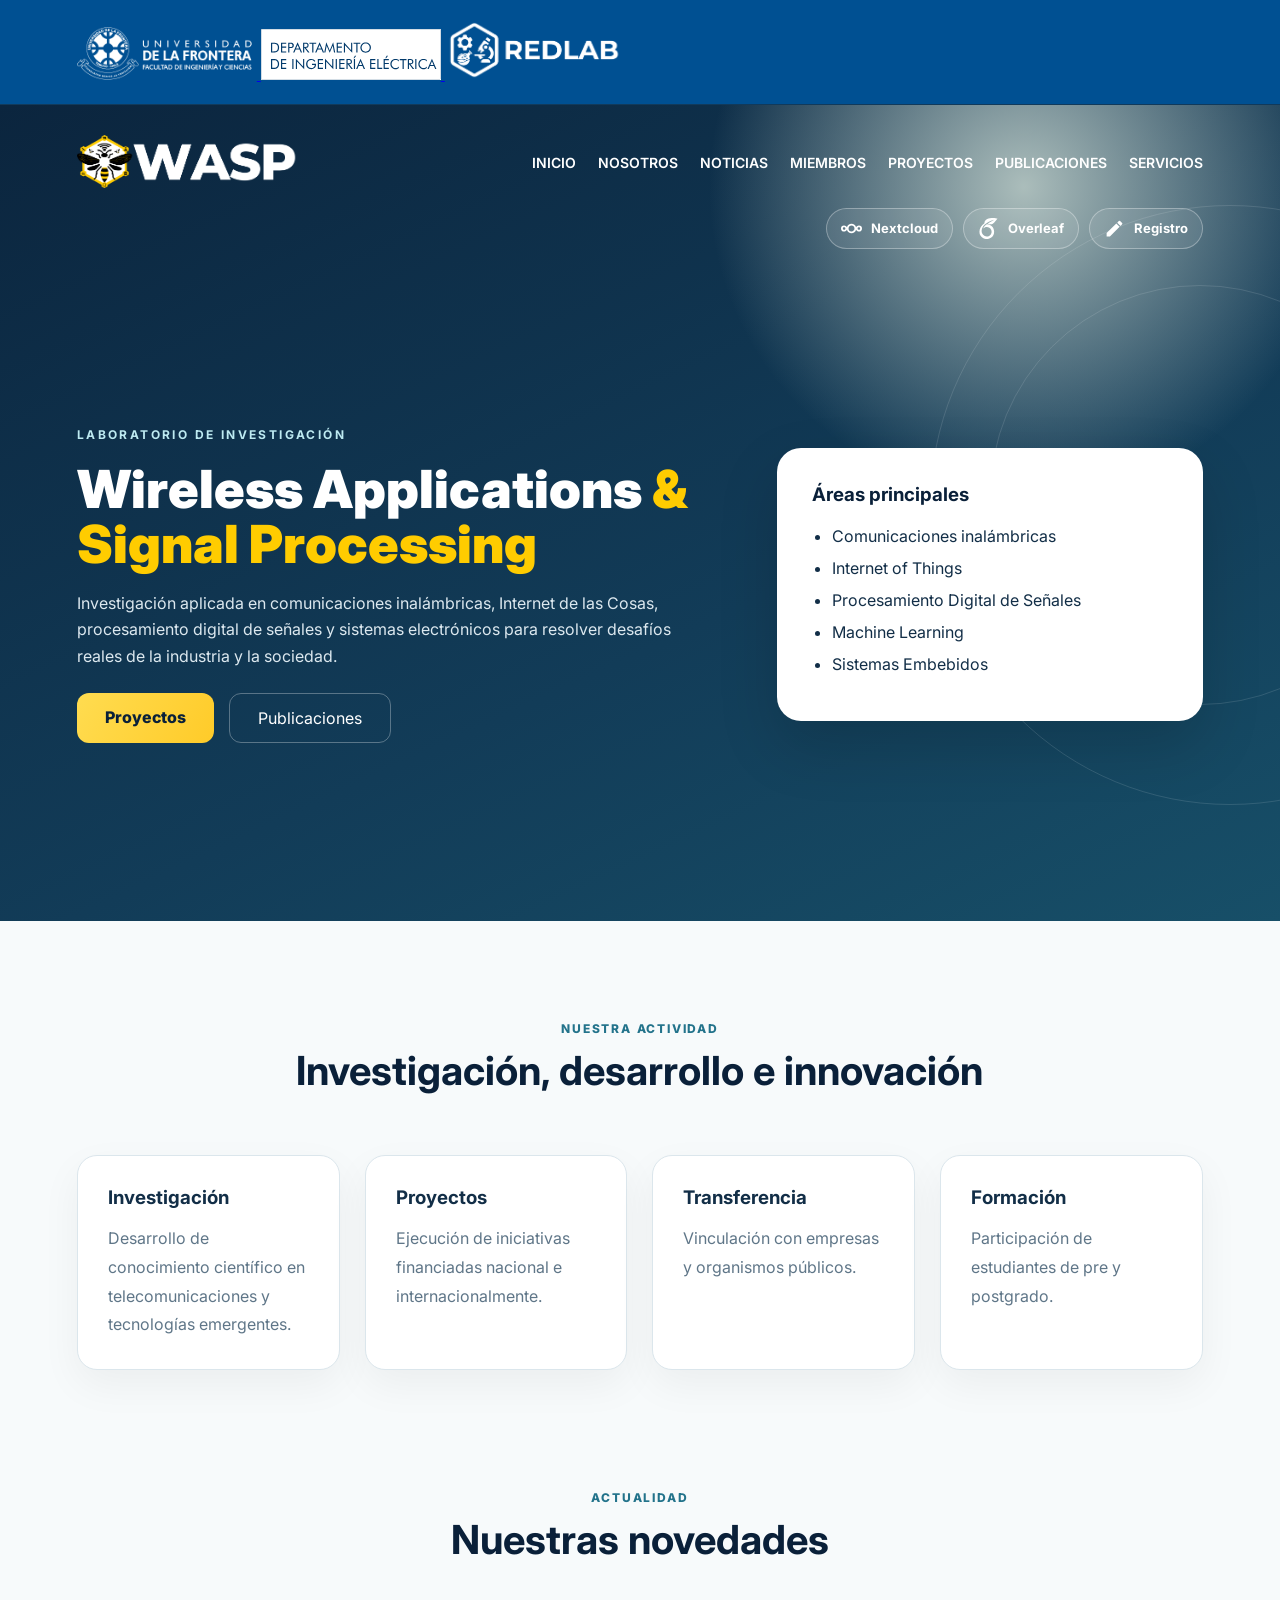
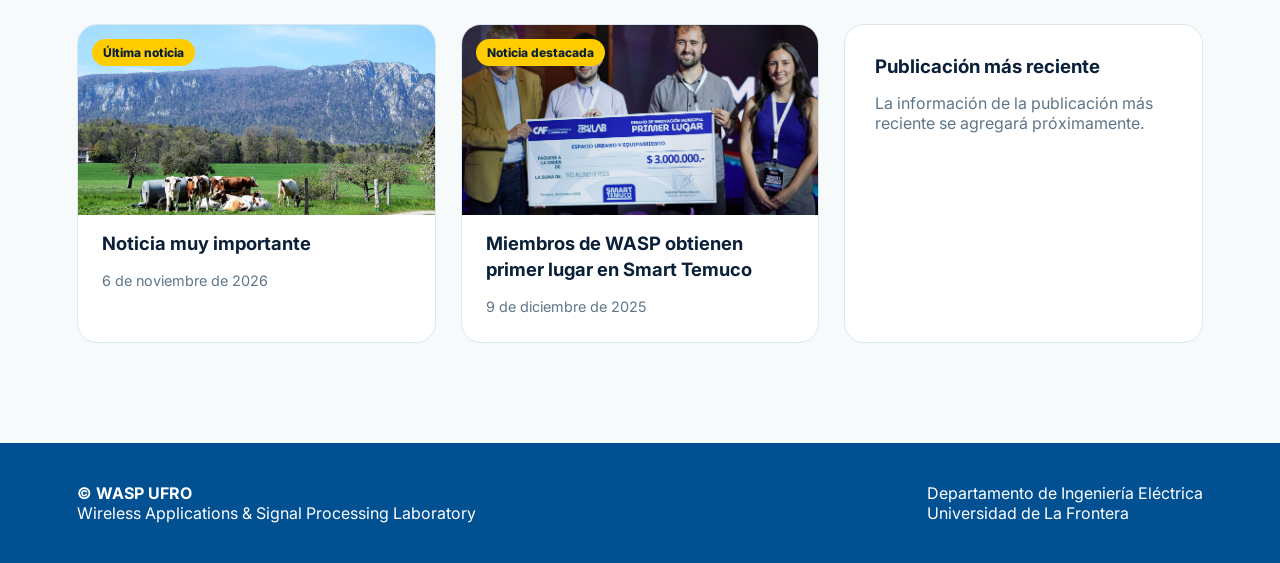
<file: index.html>
<!DOCTYPE html>
<html lang="es-CL">
<head>
    <meta charset="UTF-8">
    <meta name="viewport" content="width=device-width, initial-scale=1.0">

    <title>Inicio | WASP</title>

    <link rel="shortcut icon" type="image/png" href="img/wasp_logo.png">
    <link rel="stylesheet" href="style.css">

    <link rel="preconnect" href="https://fonts.googleapis.com">
    <link rel="preconnect" href="https://fonts.gstatic.com" crossorigin>

    <link href="https://fonts.googleapis.com/css2?family=Inter:wght@300;400;500;600;700;800;900&display=swap" rel="stylesheet">

    <link rel="stylesheet"
          href="https://cdnjs.cloudflare.com/ajax/libs/font-awesome/4.7.0/css/font-awesome.min.css">
</head>

<body>

<header class="topbar">
    <a href="https://fica.ufro.cl">
        <img src="img/Logo-FACI-UFRO.webp" alt="FACI UFRO">
    </a>
    <a href="https://inele.ufro.cl">
        <img src="img/inele.svg" alt="INELE UFRO">
    </a>
    <a href="https://https://redlab.ufro.cl/">
        <img src="img/redlab_logo_white.png" alt="REDLAB UFRO">
    </a>
</header>

<section class="hero home-hero">

    <div class="hero-bg-circle"></div>
    <div class="hero-bg-circle second"></div>

    <nav>

        <a href="index.html">
            <img src="img/wasp_logoHorizontal.png" alt="WASP">
        </a>

        <div class="nav-links" id="navLinks">

            <i class="fa fa-times" onclick="hideMenu()"></i>

            <ul>
                <li><a href="index.html">INICIO</a></li>
                <li><a href="">NOSOTROS</a></li>
                <li><a href="noticias.html">NOTICIAS</a></li>
                <li><a href="miembros.html">MIEMBROS</a></li>
                <li><a href="">PROYECTOS</a></li>
                <li><a href="">PUBLICACIONES</a></li>
                <li><a href="">SERVICIOS</a></li>
            </ul>

            <div class="mobile-service-links" aria-label="Servicios del laboratorio">
                <a href="https://data.wasp.ufro.cl/cloud/login" target="_blank" rel="noopener noreferrer" aria-label="Acceder a Nextcloud">
                    <svg viewBox="0 0 24 24" aria-hidden="true"><path d="M12.018 6.537c-2.5 0-4.6 1.712-5.241 4.015-.56-1.232-1.793-2.105-3.225-2.105A3.569 3.569 0 0 0 0 12a3.569 3.569 0 0 0 3.552 3.553c1.432 0 2.664-.874 3.224-2.106.641 2.304 2.742 4.016 5.242 4.016 2.487 0 4.576-1.693 5.231-3.977.569 1.21 1.783 2.067 3.198 2.067A3.568 3.568 0 0 0 24 12a3.569 3.569 0 0 0-3.553-3.553c-1.416 0-2.63.858-3.199 2.067-.654-2.284-2.743-3.978-5.23-3.977zm0 2.085c1.878 0 3.378 1.5 3.378 3.378 0 1.878-1.5 3.378-3.378 3.378A3.362 3.362 0 0 1 8.641 12c0-1.878 1.5-3.378 3.377-3.378zm-8.466 1.91c.822 0 1.467.645 1.467 1.468s-.644 1.467-1.467 1.468A1.452 1.452 0 0 1 2.085 12c0-.823.644-1.467 1.467-1.467zm16.895 0c.823 0 1.468.645 1.468 1.468s-.645 1.467-1.468 1.468A1.452 1.452 0 0 1 18.98 12c0-.823.644-1.467 1.467-1.467z"/></svg>
                    <span>Nextcloud</span>
                </a>
                <a href="https://wasp.ufro.cl/overleaf" target="_blank" rel="noopener noreferrer" aria-label="Acceder a Overleaf">
                    <svg viewBox="0 0 24 24" aria-hidden="true"><path d="M22.3515.7484C19.1109-.5101 7.365-.982 7.3452 6.0266c-3.4272 2.194-5.6967 5.768-5.6967 9.598a8.373 8.373 0 0 0 13.1225 6.898 8.373 8.373 0 0 0-1.7668-14.7194c-.6062-.2339-1.9234-.6481-2.9753-.559-1.5007.9544-3.3308 2.9155-4.1949 4.8693 2.5894-3.082 7.5046-2.425 9.1937 1.2287 1.6892 3.6538-.9944 7.8237-5.0198 7.7998a5.4995 5.4995 0 0 1-4.1949-1.9328c-1.485-1.7483-1.8678-3.6444-1.5615-5.4975 1.057-6.4947 8.759-10.1894 14.486-11.6094-1.8677.989-5.2373 2.6134-7.5948 4.3837C18.015 9.1382 19.1308 3.345 22.3515.7484z"/></svg>
                    <span>Overleaf</span>
                </a>
                <a href="https://data.wasp.ufro.cl/registro/" target="_blank" rel="noopener noreferrer" aria-label="Acceder a Registro">
                    <svg viewBox="0 0 24 24" aria-hidden="true"><path d="M3 17.25V21h3.75L17.81 9.94l-3.75-3.75L3 17.25zm17.71-10.04a1 1 0 0 0 0-1.41l-2.34-2.34a1 1 0 0 0-1.41 0l-1.83 1.83 3.75 3.75 1.83-1.83z"/></svg>
                    <span>Registro</span>
                </a>
            </div>

        </div>

        <i class="fa fa-bars" onclick="showMenu()"></i>

    </nav>

    <div class="service-shortcuts" aria-label="Servicios del laboratorio">
        <a class="service-shortcut" href="https://data.wasp.ufro.cl/cloud/login" target="_blank" rel="noopener noreferrer">
            <svg viewBox="0 0 24 24" aria-hidden="true"><path d="M12.018 6.537c-2.5 0-4.6 1.712-5.241 4.015-.56-1.232-1.793-2.105-3.225-2.105A3.569 3.569 0 0 0 0 12a3.569 3.569 0 0 0 3.552 3.553c1.432 0 2.664-.874 3.224-2.106.641 2.304 2.742 4.016 5.242 4.016 2.487 0 4.576-1.693 5.231-3.977.569 1.21 1.783 2.067 3.198 2.067A3.568 3.568 0 0 0 24 12a3.569 3.569 0 0 0-3.553-3.553c-1.416 0-2.63.858-3.199 2.067-.654-2.284-2.743-3.978-5.23-3.977zm0 2.085c1.878 0 3.378 1.5 3.378 3.378 0 1.878-1.5 3.378-3.378 3.378A3.362 3.362 0 0 1 8.641 12c0-1.878 1.5-3.378 3.377-3.378zm-8.466 1.91c.822 0 1.467.645 1.467 1.468s-.644 1.467-1.467 1.468A1.452 1.452 0 0 1 2.085 12c0-.823.644-1.467 1.467-1.467zm16.895 0c.823 0 1.468.645 1.468 1.468s-.645 1.467-1.468 1.468A1.452 1.452 0 0 1 18.98 12c0-.823.644-1.467 1.467-1.467z"/></svg>
            <span>Nextcloud</span>
        </a>
        <a class="service-shortcut" href="https://wasp.ufro.cl/overleaf" target="_blank" rel="noopener noreferrer">
            <svg viewBox="0 0 24 24" aria-hidden="true"><path d="M22.3515.7484C19.1109-.5101 7.365-.982 7.3452 6.0266c-3.4272 2.194-5.6967 5.768-5.6967 9.598a8.373 8.373 0 0 0 13.1225 6.898 8.373 8.373 0 0 0-1.7668-14.7194c-.6062-.2339-1.9234-.6481-2.9753-.559-1.5007.9544-3.3308 2.9155-4.1949 4.8693 2.5894-3.082 7.5046-2.425 9.1937 1.2287 1.6892 3.6538-.9944 7.8237-5.0198 7.7998a5.4995 5.4995 0 0 1-4.1949-1.9328c-1.485-1.7483-1.8678-3.6444-1.5615-5.4975 1.057-6.4947 8.759-10.1894 14.486-11.6094-1.8677.989-5.2373 2.6134-7.5948 4.3837C18.015 9.1382 19.1308 3.345 22.3515.7484z"/></svg>
            <span>Overleaf</span>
        </a>
        <a class="service-shortcut" href="https://data.wasp.ufro.cl/registro/" target="_blank" rel="noopener noreferrer">
            <svg viewBox="0 0 24 24" aria-hidden="true"><path d="M3 17.25V21h3.75L17.81 9.94l-3.75-3.75L3 17.25zm17.71-10.04a1 1 0 0 0 0-1.41l-2.34-2.34a1 1 0 0 0-1.41 0l-1.83 1.83 3.75 3.75 1.83-1.83z"/></svg>
            <span>Registro</span>
        </a>
    </div>

    <div class="hero-content">

        <div class="hero-left">

            <p class="eyebrow">
                LABORATORIO DE INVESTIGACIÓN
            </p>

            <h1>
                Wireless Applications
                <span>& Signal Processing</span>
            </h1>

            <p class="hero-description">
                Investigación aplicada en comunicaciones inalámbricas,
                Internet de las Cosas, procesamiento digital de señales y sistemas electrónicos para
                resolver desafíos reales de la industria y la sociedad.
            </p>

            <div class="hero-buttons">
                <a href="" class="btn-primary">Proyectos</a>
                <a href="" class="btn-secondary">Publicaciones</a>
            </div>

        </div>

        <div class="hero-right">

            <div class="hero-card">

                <h3>Áreas principales</h3>

                <ul>
                    <li>Comunicaciones inalámbricas</li>
                    <li>Internet of Things</li>
                    <li>Procesamiento Digital de Señales</li>
                    <li>Machine Learning</li>
                    <li>Sistemas Embebidos</li>
                </ul>

            </div>

        </div>

    </div>

</section>


<section class="features">

    <div class="section-title">
        <p>NUESTRA ACTIVIDAD</p>
        <h2>Investigación, desarrollo e innovación</h2>
    </div>

    <div class="cards">

        <div class="card">
            <h3>Investigación</h3>
            <p>
                Desarrollo de conocimiento científico en telecomunicaciones
                y tecnologías emergentes.
            </p>
        </div>

        <div class="card">
            <h3>Proyectos</h3>
            <p>
                Ejecución de iniciativas financiadas nacional e
                internacionalmente.
            </p>
        </div>

        <div class="card">
            <h3>Transferencia</h3>
            <p>
                Vinculación con empresas y organismos públicos.
            </p>
        </div>

        <div class="card">
            <h3>Formación</h3>
            <p>
                Participación de estudiantes de pre y postgrado.
            </p>
        </div>

    </div>

</section>


<section class="news">

    <div class="section-title">
        <p>ACTUALIDAD</p>
        <h2>Nuestras novedades</h2>
    </div>

    <div class="news-grid">

        <article class="news-card news-card--dynamic" id="latestNewsCard">
            <div class="news-card-visual" id="latestNewsVisual">
                <span class="news-badge">Última noticia</span>
            </div>
            <div class="news-card-content" id="latestNewsContent">
                <p class="news-card-status">Cargando noticias...</p>
            </div>
        </article>

        <article class="news-card news-card--dynamic" id="featuredNewsCard">
            <div class="news-card-visual" id="featuredNewsVisual">
                <span class="news-badge">Noticia destacada</span>
            </div>
            <div class="news-card-content" id="featuredNewsContent">
                <p class="news-card-status">Cargando noticias...</p>
            </div>
        </article>

        <article class="news-card news-card--publication">
            <h3>Publicación más reciente</h3>
            <p>La información de la publicación más reciente se agregará próximamente.</p>
        </article>

    </div>

</section>


<footer class="footer">

    <div>
        <strong>© WASP UFRO</strong><br>
        Wireless Applications & Signal Processing Laboratory
    </div>

    <div>
        Departamento de Ingeniería Eléctrica<br>
        Universidad de La Frontera
    </div>

</footer>


<script>

    var navLinks = document.getElementById("navLinks");

    function showMenu(){
        navLinks.style.right = "0";
    }

    function hideMenu(){
        navLinks.style.right = "-280px";
    }

</script>

<script>
    const homeNewsStatus = "No fue posible cargar esta noticia.";

    function parseHomeNews(markdown, filename) {
        const lines = markdown.split(/\r?\n/);
        if (lines[0] !== "---") {
            throw new Error(filename + " no tiene encabezado YAML.");
        }

        const endOfMetadata = lines.indexOf("---", 1);
        if (endOfMetadata === -1) {
            throw new Error(filename + " tiene un encabezado incompleto.");
        }

        const metadata = {};
        for (const line of lines.slice(1, endOfMetadata)) {
            const match = line.match(/^([a-z]+):\s*(.*)$/i);
            if (match) {
                metadata[match[1]] = match[2].replace(/^["']|["']$/g, "").trim();
            }
        }

        const parsedDate = new Date(metadata.fecha + "T12:00:00Z");
        if (!metadata.titulo ||
            !/^\d{4}-\d{2}-\d{2}$/.test(metadata.fecha || "") ||
            Number.isNaN(parsedDate.getTime()) ||
            parsedDate.toISOString().slice(0, 10) !== metadata.fecha) {
            throw new Error(filename + " debe incluir titulo y fecha válida (AAAA-MM-DD).");
        }

        return {
            filename: filename,
            title: metadata.titulo,
            date: metadata.fecha,
            image: metadata.imagen || "",
            featured: /^true$/i.test(metadata.destacada || "")
        };
    }

    function getHomeNewsImageUrl(imagePath) {
        const normalizedPath = imagePath.replace(/\\/g, "/");
        if (!normalizedPath ||
            normalizedPath.startsWith("/") ||
            /^[a-z][a-z\d+.-]*:/i.test(normalizedPath) ||
            normalizedPath.split("/").includes("..") ||
            /[?#]/.test(normalizedPath) ||
            !/\.(png|jpe?g|webp|gif|svg)$/i.test(normalizedPath)) {
            return "";
        }
        return "noticias/" + normalizedPath.split("/").map(encodeURIComponent).join("/");
    }

    function renderHomeNews(item, visualId, contentId, label) {
        const visual = document.getElementById(visualId);
        const content = document.getElementById(contentId);
        visual.replaceChildren();
        visual.classList.remove("has-image");

        if (item.image) {
            const imageUrl = getHomeNewsImageUrl(item.image);
            if (imageUrl) {
                visual.classList.add("has-image");
                const imageLink = document.createElement("a");
                imageLink.className = "news-card-image-link";
                imageLink.href = "noticias.html?noticia=" + encodeURIComponent(item.filename);

                const image = document.createElement("img");
                image.className = "news-card-image";
                image.src = imageUrl;
                image.alt = item.title;
                image.loading = "lazy";
                image.addEventListener("error", function () {
                    imageLink.remove();
                }, { once: true });
                imageLink.append(image);
                visual.append(imageLink);
            }
        }

        const badge = document.createElement("span");
        badge.className = "news-badge";
        badge.textContent = label;
        visual.append(badge);

        content.replaceChildren();
        const heading = document.createElement("h3");
        const titleLink = document.createElement("a");
        titleLink.href = "noticias.html?noticia=" + encodeURIComponent(item.filename);
        titleLink.textContent = item.title;
        heading.append(titleLink);

        const date = document.createElement("time");
        date.className = "news-card-date";
        date.dateTime = item.date;
        date.textContent = new Intl.DateTimeFormat("es-CL", {
            day: "numeric",
            month: "long",
            year: "numeric",
            timeZone: "UTC"
        }).format(new Date(item.date + "T12:00:00Z"));

        content.append(heading, date);
    }

    async function loadHomeNews() {
        try {
            const indexResponse = await fetch("noticias/index.json");
            if (!indexResponse.ok) {
                throw new Error("No se pudo cargar noticias/index.json.");
            }
            const filenames = await indexResponse.json();
            if (!Array.isArray(filenames) || filenames.some(function (filename) {
                return typeof filename !== "string" || !/^[\w-]+\.md$/.test(filename);
            })) {
                throw new Error("El índice de noticias no tiene un formato válido.");
            }

            const items = await Promise.all(filenames.map(async function (filename) {
                const response = await fetch("noticias/" + encodeURIComponent(filename));
                if (!response.ok) {
                    throw new Error("No se pudo cargar " + filename + ".");
                }
                return parseHomeNews(await response.text(), filename);
            }));
            items.sort(function (a, b) {
                return b.date.localeCompare(a.date) || b.filename.localeCompare(a.filename);
            });

            if (items.length === 0) {
                throw new Error("Todavía no hay noticias publicadas.");
            }

            const latest = items[0];
            renderHomeNews(latest, "latestNewsVisual", "latestNewsContent", "Última noticia");

            const latestOtherFeatured = items.find(function (item) {
                return item.featured && item.filename !== latest.filename;
            });
            const featuredContent = document.getElementById("featuredNewsContent");
            if (latestOtherFeatured) {
                renderHomeNews(
                    latestOtherFeatured,
                    "featuredNewsVisual",
                    "featuredNewsContent",
                    "Noticia destacada"
                );
            } else {
                featuredContent.replaceChildren();
                const message = document.createElement("p");
                message.className = "news-card-status";
                message.textContent = "Aún no hay otra noticia destacada.";
                featuredContent.append(message);
            }
        } catch (error) {
            document.getElementById("latestNewsContent").textContent =
                homeNewsStatus + " " + error.message;
            document.getElementById("featuredNewsContent").textContent =
                homeNewsStatus + " " + error.message;
        }
    }

    loadHomeNews();
</script>

</body>
</html>
</file>
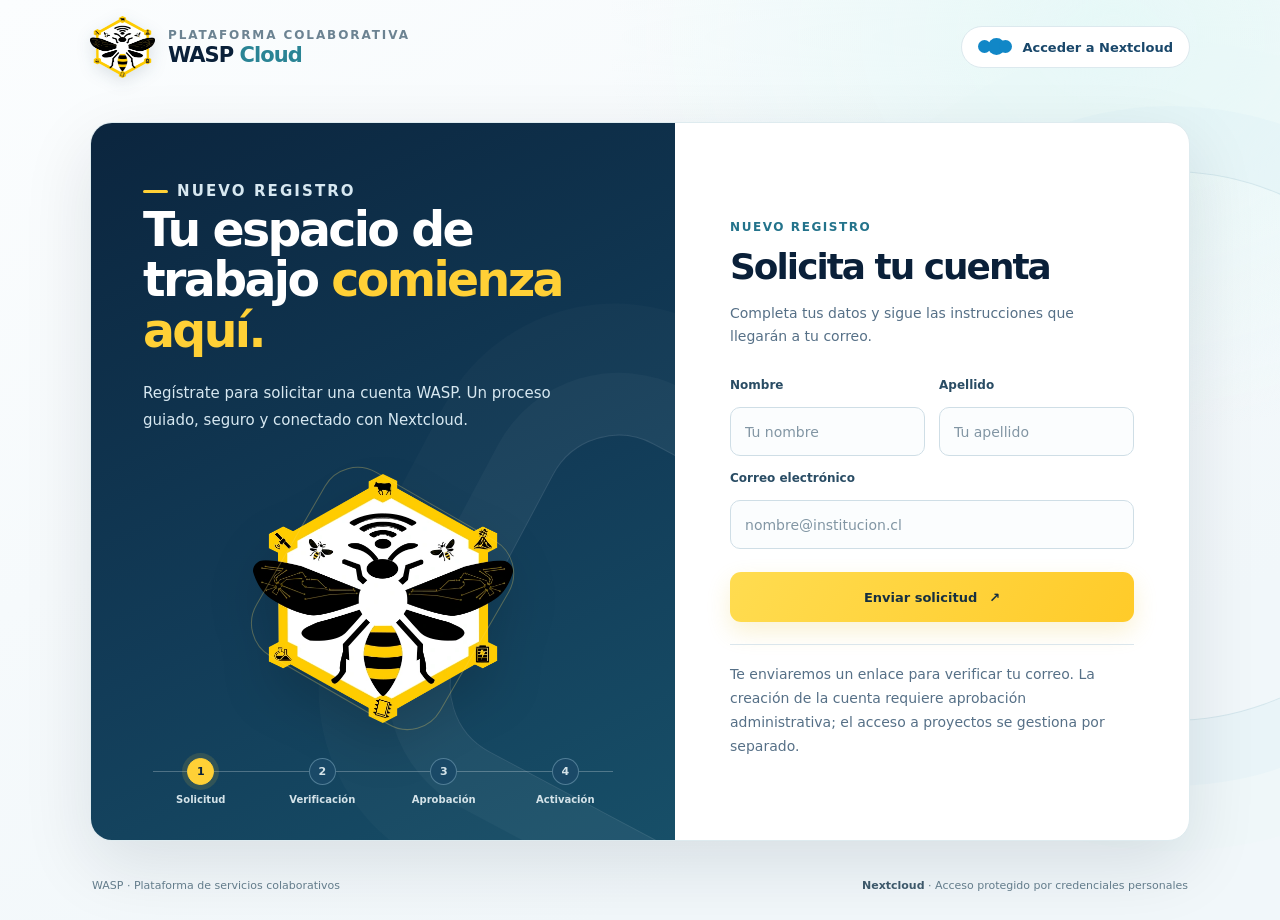
<file: registro.html>
<!doctype html>
<html lang="es">
    <head>
        <meta charset="utf-8">
        <meta name="viewport" content="width=device-width,initial-scale=1">
        <meta name="color-scheme" content="light">
        <meta name="wasp-visual" content="wasp-ui-pro-v2">
        <meta name="referrer" content="strict-origin">
        <title>Solicitud de acceso | WASP</title>
        <style>
            /* Copyright (c) 2026 Eduardo Norambuena. All rights reserved. */
            /* WASP | Contemporary institutional interface, WCAG-aware, responsive. */
            :root {
                --night: #0a2039;
                --navy: #113a5b;
                --ink: #122e47;
                --muted: #567087;
                --gold: #ffd036;
                --gold-d: #edb900;
                --ice: #eaf7fb;
                --white: #fff;
                --line: #dbe6ec;
                --green: #167854;
                --red: #a53b44;
                --surface: #f7fafb;
                --radius: 22px;
                --elev: 0 24px 70px rgba(8,27,46,.11);
                font-family: Inter,ui-sans-serif,system-ui,-apple-system,BlinkMacSystemFont,"Segoe UI",sans-serif;
                color-scheme: light
            }

            *,*::before,*::after {
                box-sizing: border-box
            }

            html {
                scroll-behavior: smooth
            }

            body {
                margin: 0;
                color: var(--ink);
                background: var(--surface);
                min-height: 100vh
            }

            a {
                color: inherit
            }

            button,input {
                font: inherit
            }

            button {
                cursor: pointer
            }

            ::selection {
                background: #fadd6b;
                color: var(--night)
            }

            .site {
                min-height: 100vh;
                position: relative;
                overflow: hidden;
                background: radial-gradient(ellipse at 87% 4%,#e6f8f7 0,transparent 32%),linear-gradient(153deg,#fbfdfe 0%,#f1f7fa 78%)
            }

            .site::before {
                content: "";
                pointer-events: none;
                position: absolute;
                width: 43vw;
                height: 43vw;
                right: -13vw;
                top: 19vh;
                border: 1px solid #b8d5df80;
                border-radius: 50%;
                box-shadow: 0 0 0 65px #d4ecf344,0 0 0 130px #e4f2f433;
                transform: rotate(-20deg)
            }

            .container {
                max-width: 1160px;
                margin: auto;
                padding: 0 30px;
                position: relative;
                z-index: 1
            }

            .header {
                min-height: 94px;
                display: flex;
                align-items: center;
                justify-content: space-between;
                gap: 18px
            }

            .identity {
                display: flex;
                align-items: center;
                gap: 13px;
                text-decoration: none;
                min-width: 0
            }

            .identity__logo {
                width: 65px;
                height: 65px;
                object-fit: contain;
                filter: drop-shadow(0 5px 8px #122e4720)
            }

            .identity__text {
                display: flex;
                flex-direction: column;
                gap: 1px
            }

            .identity__eyebrow {
                font-size: 12px;
                font-weight: 700;
                letter-spacing: .16em;
                text-transform: uppercase;
                color: #6c8392
            }

            .identity__name {
                font-size: 21px;
                font-weight: 900;
                color: var(--night);
                letter-spacing: -.045em
            }

            .header__tools {
                display: flex;
                align-items: center;
                gap: 14px
            }

            .header__link {
                display: inline-flex;
                align-items: center;
                gap: 10px;
                text-decoration: none;
                font-weight: 750;
                font-size: 13px;
                color: #19476a;
                background: #fff;
                border: 1px solid #dce9ee;
                border-radius: 100px;
                padding: 10px 16px;
                transition: transform .24s ease,box-shadow .24s ease,border-color .24s ease
            }

            .header__link:hover {
                transform: translateY(-2px);
                box-shadow: 0 7px 24px #123a5b12;
                border-color: #93bccb
            }

            .cloud-mark {
                display: flex;
                align-items: center;
                justify-content: center;
                position: relative;
                width: 34px;
                height: 20px;
                flex: none
            }

            .cloud-mark span {
                position: absolute;
                display: block;
                background: #1187c7;
                border-radius: 100%;
                width: 13px;
                height: 13px;
                top: 3px
            }

            .cloud-mark span:nth-child(1) {
                left: 0
            }

            .cloud-mark span:nth-child(2) {
                left: 10px;
                width: 17px;
                height: 17px;
                top: 1px
            }

            .cloud-mark span:nth-child(3) {
                right: 0
            }

            .main {
                display: grid;
                grid-template-columns: minmax(0,1fr) minmax(380px,.88fr);
                min-height: min(680px,calc(100vh - 172px));
                align-items: stretch;
                gap: 0;
                margin: 28px 0 38px;
                border-radius: var(--radius);
                box-shadow: var(--elev);
                background: white;
                border: 1px solid #deebef;
                overflow: hidden
            }

            .story {
                background: linear-gradient(155deg,#0b253e,#123c58 58%,#174f68);
                color: #fff;
                padding: 55px 52px 35px;
                position: relative;
                overflow: hidden;
                isolation: isolate
            }

            .story::before {
                content: "";
                position: absolute;
                width: 350px;
                height: 350px;
                border: 1px solid #ffffff20;
                right: -160px;
                bottom: 20px;
                transform: rotate(28deg);
                border-radius: 75px;
                box-shadow: 0 0 0 62px #ffffff08,0 0 0 128px #ffffff05;
                z-index: -1
            }

            .story__upper {
                position: relative;
                z-index: 1
            }

            .eyebrow {
                display: inline-flex;
                gap: 9px;
                align-items: center;
                font-size: 11px;
                letter-spacing: .14em;
                text-transform: uppercase;
                font-weight: 800;
                color: #b5e6eb;
                margin: 0 0 27px
            }

            .eyebrow::before {
                content: "";
                display: inline-block;
                width: 25px;
                height: 3px;
                background: var(--gold);
                border-radius: 5px
            }

            .story h1 {
                font-weight: 850;
                font-size: clamp(35px,3.7vw,53px);
                line-height: 1.065;
                letter-spacing: -.055em;
                margin: 0 0 24px;
                max-width: 13ch
            }

            .story h1 em {
                font-style: normal;
                color: var(--gold)
            }

            .story p {
                font-size: 15px;
                line-height: 1.8;
                max-width: 48ch;
                color: #d7e8f1;
                margin: 0
            }

            .bee-art {
                position: relative;
                margin: 34px auto 16px;
                width: min(260px,65%);
                aspect-ratio: 1;
                display: flex;
                justify-content: center;
                align-items: center;
                filter: drop-shadow(0 24px 25px #00000024)
            }

            .bee-art::before {
                content: "";
                position: absolute;
                inset: 9%;
                border: 1px solid #f5d3634d;
                transform: rotate(30deg);
                border-radius: 38px;
                animation: halo 10s ease-in-out infinite
            }

            .bee-art img {
                width: 100%;
                height: 100%;
                object-fit: contain;
                transition: transform .8s cubic-bezier(.2,.7,.2,1)
            }

            .bee-art:hover img {
                transform: scale(1.055) rotate(-2deg)
            }

            .steps {
                margin-top: 30px;
                display: grid;
                grid-template-columns: repeat(4,1fr);
                gap: 6px;
                position: relative
            }

            .steps::before {
                content: "";
                position: absolute;
                top: 13px;
                left: 10px;
                right: 10px;
                height: 1px;
                background: #ffffff40
            }

            .step {
                position: relative;
                z-index: 1;
                display: flex;
                flex-direction: column;
                align-items: center;
                text-align: center;
                gap: 9px;
                font-size: 10px;
                color: #d4e3e9;
                font-weight: 600
            }

            .step i {
                font-style: normal;
                font-size: 11px;
                display: flex;
                align-items: center;
                justify-content: center;
                width: 27px;
                height: 27px;
                border-radius: 50%;
                background: #1a4967;
                border: 1px solid #a0cbdb66;
                transition: transform .3s ease
            }

            .step.is-current i {
                background: var(--gold);
                color: var(--night);
                border-color: var(--gold);
                box-shadow: 0 0 0 5px #ffd03620
            }

            .step:hover i {
                transform: translateY(-3px)
            }

            .form-side {
                padding: 61px 55px 46px;
                display: flex;
                flex-direction: column;
                justify-content: center;
                min-width: 0
            }

            .section-tag {
                font-size: 12px;
                text-transform: uppercase;
                letter-spacing: .13em;
                color: #23738b;
                font-weight: 850;
                margin-bottom: 13px
            }

            .form-side h2 {
                font-size: clamp(29px,2.8vw,36px);
                letter-spacing: -.055em;
                line-height: 1.13;
                color: var(--night);
                margin: 0 0 14px;
                font-weight: 850
            }

            .lead {
                margin: 0 0 29px;
                font-size: 14px;
                line-height: 1.7;
                color: var(--muted)
            }

            .entry-form {
                display: flex;
                flex-direction: column;
                gap: 17px
            }

            .field {
                display: flex;
                flex-direction: column;
                gap: 8px;
                min-width: 0
            }

            .field label,.form-side form label {
                display: block;
                font-size: 12px;
                font-weight: 800;
                color: #294c64;
                margin-bottom: 7px
            }

            .field input,.form-side form input[type=text],.form-side form input[type=email],.form-side form input[type=password] {
                display: block;
                background: #fbfdfe;
                border: 1.5px solid #cfdee6;
                color: #17394f;
                min-height: 49px;
                padding: 11px 14px;
                width: 100%;
                border-radius: 10px;
                outline: none;
                font-size: 14px;
                box-shadow: 0 0 0 0 transparent;
                transition: box-shadow .18s ease,border-color .18s ease,background .18s ease
            }

            .field input:hover,.form-side form input:hover {
                border-color: #aac4d1
            }

            .field input:focus,.form-side form input:focus {
                background: #fff;
                border-color: #1a91a6;
                box-shadow: 0 0 0 4px #2bafc326
            }

            .field input::placeholder,.form-side form input::placeholder {
                color: #8296a4
            }

            .inline-pair {
                display: grid;
                grid-template-columns: 1fr 1fr;
                gap: 14px
            }

            .cta,.form-side form button[type=submit] {
                display: inline-flex;
                align-items: center;
                justify-content: center;
                gap: 12px;
                margin-top: 5px;
                background: linear-gradient(120deg,#ffdc50,#ffcb29);
                color: #162f40;
                border: 0;
                border-radius: 11px;
                min-height: 50px;
                padding: 12px 18px;
                font-size: 13px;
                font-weight: 850;
                text-decoration: none;
                box-shadow: 0 10px 23px #e8bd2933;
                transition: transform .25s ease,box-shadow .25s ease,filter .25s ease
            }

            .cta:hover,.form-side form button[type=submit]:hover {
                transform: translateY(-3px);
                box-shadow: 0 17px 27px #d4a81e3d;
                filter: saturate(1.06)
            }

            .cta:active,.form-side form button[type=submit]:active {
                transform: translateY(0)
            }

            .cta:focus-visible,.header__link:focus-visible {
                outline: 3px solid #158ca0;
                outline-offset: 3px
            }

            .link-text {
                font-size: 13px;
                font-weight: 700;
                color: #12718f;
                text-underline-offset: 3px
            }

            .link-text:hover {
                color: #164766
            }

            .note {
                font-size: 11.5px;
                line-height: 1.65;
                color: #6b8192;
                margin: 17px 0 0
            }

            .note--line {
                border-top: 1px solid var(--line);
                padding-top: 18px
            }

            .notice {
                padding: 13px 14px;
                border-radius: 11px;
                background: #e6f7f0;
                border: 1px solid #b2e3d0;
                color: #215a44;
                font-size: 13px;
                line-height: 1.5;
                margin-bottom: 18px;
                animation: enter .5s both
            }

            .notice--error {
                background: #fff0f1;
                color: #8f2839;
                border-color: #f5ccd1
            }

            .notice--neutral {
                background: #eef7fa;
                color: #235267;
                border-color: #ccdee5
            }

            .form-side form {
                display: flex;
                flex-direction: column;
                gap: 15px
            }

            .form-side form>label {
                margin: 0 0 -7px
            }

            .form-side form input[type=hidden] {
                display: none
            }

            .form-side form button[type=submit] {
                width: 100%;
                margin-top: 8px
            }

            .form-side form+p {
                margin-top: 22px
            }

            .form-side p {
                font-size: 14px;
                color: var(--muted);
                line-height: 1.7
            }

            .form-side p strong {
                color: var(--night)
            }

            .form-side a:not(.cta) {
                color: #12718f;
                font-weight: 750;
                text-underline-offset: 3px
            }

            .form-side form+small {
                display: block;
                margin-top: 10px
            }

            .verify-symbol {
                display: inline-flex;
                align-items: center;
                justify-content: center;
                width: 72px;
                height: 72px;
                border-radius: 22px;
                background: #e1f7f3;
                color: #177b66;
                font-weight: 900;
                font-size: 31px;
                box-shadow: inset 0 0 0 1px #b4e5d7;
                margin-bottom: 22px
            }

            .verify-symbol--bad {
                background: #fff2e7;
                color: #b45c38;
                box-shadow: inset 0 0 0 1px #f0d9c8
            }

            .service-foot {
                display: flex;
                align-items: center;
                justify-content: space-between;
                gap: 20px;
                padding: 0 2px 28px;
                color: #637c8b;
                font-size: 11px
            }

            .service-foot b {
                color: #3d586a;
                font-weight: 800
            }

            .motion {
                animation: enter .65s cubic-bezier(.15,.82,.2,1) both
            }

            .motion-delay {
                animation-delay: .13s
            }

            @keyframes enter {
                from {
                    opacity: 0;
                    transform: translateY(16px)
                }

                to {
                    opacity: 1;
                    transform: translateY(0)
                }
            }

            @keyframes halo {
                0%,100% {
                    transform: rotate(30deg) scale(1);
                    opacity: .45
                }

                50% {
                    transform: rotate(33deg) scale(1.045);
                    opacity: .8
                }
            }

            @media(max-width: 940px) {
                .main {
                    grid-template-columns:minmax(0,1fr) minmax(330px,1fr)
                }

                .story {
                    padding: 46px 36px
                }

                .form-side {
                    padding: 48px 32px
                }

                .story h1 {
                    font-size: 40px
                }
            }

            @media(max-width: 720px) {
                .container {
                    padding:0 17px
                }

                .header {
                    min-height: 78px
                }

                .header__link {
                    padding: 9px 12px
                }

                .header__link>span:last-child {
                    display: none
                }

                .main {
                    grid-template-columns: 1fr;
                    margin-top: 11px
                }

                .story {
                    padding: 35px 29px
                }

                .story h1 {
                    font-size: 38px;
                    max-width: 100%
                }

                .story p {
                    font-size: 14px
                }

                .bee-art {
                    position: absolute;
                    opacity: .11;
                    width: 220px;
                    right: -60px;
                    bottom: 0;
                    margin: 0;
                    pointer-events: none
                }

                .story .steps {
                    max-width: 450px
                }

                .form-side {
                    padding: 32px 28px 40px
                }

                .service-foot {
                    flex-direction: column;
                    align-items: flex-start;
                    gap: 5px
                }
            }

            @media(max-width: 420px) {
                .identity__logo {
                    width:50px;
                    height: 50px
                }

                .identity__name {
                    font-size: 19px
                }

                .story,.form-side {
                    padding-left: 22px;
                    padding-right: 22px
                }

                .story h1 {
                    font-size: 32px
                }

                .inline-pair {
                    grid-template-columns: 1fr;
                    gap: 17px
                }

                .form-side h2 {
                    font-size: 29px
                }

                .step {
                    font-size: 9px
                }
            }

            @media(prefers-reduced-motion:reduce) {
                *,*::before,*::after {
                    animation: none!important;
                    transition: none!important;
                    scroll-behavior: auto!important;
                    transform: none!important
                }
            }
        </style>
    </head>
    <body>
        <div class="site">
            <div class="container">
                <header class="header" role="banner">
                    <a class="identity" href="/registro/" aria-label="Inicio de registro WASP">
                        <img class="identity__logo" src="[data-uri]" width="65" height="65" alt="Logo WASP">
                        <span class="identity__text">
                            <span class="identity__eyebrow">Plataforma colaborativa</span>
                            <span class="identity__name">
                                WASP <span style="color:#2a8495">Cloud</span>
                            </span>
                        </span>
                    </a>
                    <nav class="header__tools" aria-label="Servicios">
                        <a class="header__link" href="/cloud/" rel="noopener">
                            <span class="cloud-mark" aria-hidden="true">
                                <span></span>
                                <span></span>
                                <span></span>
                            </span>
                            <span>Acceder a Nextcloud</span>
                        </a>
                    </nav>
                </header>
                <main class="main" id="principal">
                    <section class="story motion" aria-labelledby="wasp-title">
                        <div class="story__upper">
                            <p class="eyebrow">Nuevo registro</p>
                            <h1 id="wasp-title">
                                Tu espacio de trabajo <em>comienza aquí.</em>
                            </h1>
                            <p>Regístrate para solicitar una cuenta WASP. Un proceso guiado, seguro y conectado con Nextcloud.</p>
                        </div>
                        <div class="bee-art" aria-hidden="true">
                            <img src="[data-uri]" alt="">
                        </div>
                        <div class="steps" aria-label="Etapas del registro">
                            <div class="step is-current">
                                <i>1</i>
                                <span>Solicitud</span>
                            </div>
                            <div class="step">
                                <i>2</i>
                                <span>Verificación</span>
                            </div>
                            <div class="step">
                                <i>3</i>
                                <span>Aprobación</span>
                            </div>
                            <div class="step">
                                <i>4</i>
                                <span>Activación</span>
                            </div>
                        </div>
                    </section>
                    <section class="form-side motion motion-delay" aria-label="Solicita tu cuenta">
                        <div class="section-tag">Nuevo registro</div>
                        <h2>Solicita tu cuenta</h2>
                        <p class="lead">Completa tus datos y sigue las instrucciones que llegarán a tu correo.</p>
                        <form class="entry-form" method="post" action="/registro/">
                            <div class="inline-pair">
                                <div class="field">
                                    <label for="wasp-first">Nombre</label>
                                    <input id="wasp-first" name="first_name" type="text" maxlength="80" placeholder="Tu nombre" autocomplete="given-name" required>
                                </div>
                                <div class="field">
                                    <label for="wasp-last">Apellido</label>
                                    <input id="wasp-last" name="last_name" type="text" maxlength="80" placeholder="Tu apellido" autocomplete="family-name" required>
                                </div>
                            </div>
                            <div class="field">
                                <label for="wasp-email">Correo electrónico</label>
                                <input id="wasp-email" name="email" type="email" maxlength="254" placeholder="nombre@institucion.cl" autocomplete="email" spellcheck="false" required>
                            </div>
                            <button type="submit">
                                Enviar solicitud <span aria-hidden="true">↗</span>
                            </button>
                        </form>
                        <p class="note note--line">Te enviaremos un enlace para verificar tu correo. La creación de la cuenta requiere aprobación administrativa; el acceso a proyectos se gestiona por separado.</p>
                    </section>
                </main>
                <footer class="service-foot">
                    <span>WASP · Plataforma de servicios colaborativos</span>
                    <span>
                        <b>Nextcloud</b>
                        · Acceso protegido por credenciales personales
                    </span>
                </footer>
            </div>
        </div>
    </body>
</html>
</file>
<file: style.css>
:root{

    --night:#0a2039;
    --navy:#113a5b;
    --ink:#122e47;
    --ufro: #005092;

    --muted:#5f7688;

    --gold:#ffcc00;
    --gold-dark:#edb900;

    --surface:#f7fafb;
    --white:#ffffff;

    --line:#dbe6ec;

    --radius:24px;

}

*{
    margin:0;
    padding:0;
    box-sizing:border-box;
    font-family:'Inter',sans-serif;
}

body{
    background:var(--surface);
    color:var(--ink);
}

.topbar{

    background:var(--ufro);

    padding:20px 6%;

    border-bottom:1px solid var(--navy);
}

.topbar img{
    width:180px;
}

.hero{

    min-height:100vh;

    position:relative;

    overflow:hidden;

    background:
    radial-gradient(circle at 80% 10%, #abbdbb 0%, transparent 25%),
    linear-gradient(
        155deg,
        #0b253e,
        #123c58 60%,
        #174f68
    );
}

.home-hero{
    min-height:calc(100vh - 84px);
    min-height:calc(100dvh - 84px);
    display:flex;
    flex-direction:column;
}

.hero-bg-circle{

    position:absolute;

    width:600px;
    height:600px;

    border-radius:50%;

    border:1px solid rgba(255,255,255,.12);

    right:-250px;
    top:100px;
}

.hero-bg-circle.second{

    width:420px;
    height:420px;

    right:-130px;
    top:180px;
}

nav{

    padding:30px 6%;

    display:flex;

    justify-content:space-between;

    align-items:center;
}

nav img{
    width:220px;
}

.nav-links{
    flex:1;
    text-align:right;
}

.nav-links ul li{

    display:inline-block;

    list-style:none;

    margin-left:18px;
}

.nav-links ul li a{

    color:white;

    text-decoration:none;

    font-weight:600;

    font-size:14px;
}

.nav-links ul li::after{

    content:'';

    display:block;

    width:0;

    height:2px;

    background:var(--gold);

    transition:.3s;
}

.nav-links ul li:hover::after{
    width:100%;
}

.service-shortcuts{
    position:relative;
    z-index:1;
    display:flex;
    justify-content:flex-end;
    gap:10px;
    width:88%;
    margin:-14px auto 0;
}

.service-shortcut{
    display:inline-flex;
    align-items:center;
    gap:9px;
    padding:9px 14px;
    border:1px solid rgba(255,255,255,.32);
    border-radius:999px;
    background:rgba(255,255,255,.08);
    color:white;
    font-size:13px;
    font-weight:700;
    text-decoration:none;
    transition:background .2s ease, transform .2s ease;
}

.service-shortcut:hover{
    transform:translateY(-2px);
    background:rgba(255,255,255,.16);
}

.service-shortcut svg{
    width:21px;
    height:21px;
    fill:currentColor;
}

.mobile-service-links{
    display:none;
}

.hero-content{

    width:88%;

    margin:auto;

    display:grid;

    grid-template-columns:1.2fr .8fr;

    gap:60px;

    align-items:center;

    padding-top:80px;
}

.home-hero > nav{
    flex:none;
}

.home-hero > .service-shortcuts{
    flex:none;
}

.home-hero .hero-content{
    flex:1;
    align-content:center;
    margin:0 auto;
    padding:clamp(24px, 5vh, 48px) 0;
}

.eyebrow{

    color:#bdeaf1;

    font-size:12px;

    letter-spacing:.20em;

    margin-bottom:20px;

    font-weight:700;
}

.hero-left h1{

    color:white;

    font-size:clamp(3rem,6vw,5rem);

    line-height:1.05;

    font-weight:900;

    margin-bottom:25px;
}

.hero-left h1 span{
    color:var(--gold);
}

.home-hero .hero-left h1{
    font-size:clamp(2.5rem, 4.1vw, 3.7rem);
    margin-bottom:18px;
}

.hero-description{

    color:#dce8ef;

    font-size:1.1rem;

    max-width:700px;

    line-height:1.8;
}

.home-hero .hero-description{
    font-size:clamp(1rem, 1.15vw, 1.05rem);
    line-height:1.65;
}

.home-hero .hero-buttons{
    margin-top:24px;
}

.hero-buttons{

    display:flex;

    gap:15px;

    margin-top:35px;
}

.btn-primary{

    background:linear-gradient(
        120deg,
        #ffdc50,
        #ffcb29
    );

    color:var(--night);

    text-decoration:none;

    padding:14px 28px;

    border-radius:12px;

    font-weight:800;
}

.btn-secondary{

    border:1px solid rgba(255,255,255,.3);

    color:white;

    text-decoration:none;

    padding:14px 28px;

    border-radius:12px;
}

.hero-card{

    background:white;

    border-radius:24px;

    padding:35px;

    box-shadow:0 25px 60px rgba(0,0,0,.15);
}

.hero-card h3{

    margin-bottom:20px;

    color:var(--night);
}

.hero-card ul{
    padding-left:20px;
}

.hero-card li{
    margin-bottom:12px;
}

.features,
.news{

    width:88%;

    margin:auto;

    padding:100px 0;
}

.features{
    padding-bottom:60px;
}

.news{
    padding-top:60px;
}

.section-title{

    text-align:center;

    margin-bottom:60px;
}

.section-title p{

    color:#23738b;

    letter-spacing:.15em;

    font-size:12px;

    font-weight:800;
}

.section-title h2{

    margin-top:10px;

    font-size:40px;

    color:var(--night);
}

.cards{

    display:grid;

    grid-template-columns:repeat(4,1fr);

    gap:25px;
}

.card{

    background:white;

    border-radius:20px;

    padding:30px;

    border:1px solid var(--line);

    box-shadow:0 15px 40px rgba(0,0,0,.05);
}

.card h3{
    margin-bottom:15px;
}

.card p{

    color:var(--muted);

    line-height:1.8;
}

.news-grid{

    display:grid;

    grid-template-columns:repeat(3,1fr);

    gap:25px;
}

.news-card{

    background:white;

    border-radius:20px;

    border:1px solid var(--line);

    padding:30px;
}

.news-card h3{

    margin-bottom:15px;

    color:var(--night);
}

.news-card p{
    color:var(--muted);
}

.news-card--dynamic{
    padding:0;
    overflow:hidden;
}

.news-card-visual{
    position:relative;
    min-height:46px;
    padding:16px 22px 0;
}

.news-card-image-link{
    display:block;
    margin:-16px -22px 0;
}

.news-card-image{
    display:block;
    width:100%;
    height:190px;
    object-fit:cover;
}

.news-badge{
    position:relative;
    z-index:1;
    display:inline-block;
    padding:6px 11px;
    border-radius:999px;
    background:var(--gold);
    color:var(--night);
    font-size:.75rem;
    font-weight:800;
}

.news-card-visual.has-image .news-badge{
    position:absolute;
    top:14px;
    left:14px;
}

.news-card-content{
    padding:16px 24px 24px;
}

.news-card--dynamic h3{
    margin:0 0 12px;
    color:var(--night);
    font-size:1.15rem;
    line-height:1.4;
    overflow-wrap:anywhere;
}

.news-card--dynamic h3 a{
    color:inherit;
    text-decoration:none;
}

.news-card--dynamic h3 a:hover{
    color:var(--ufro);
    text-decoration:underline;
}

.news-card-date,
.news-card-status{
    color:var(--muted);
    font-size:.9rem;
    line-height:1.6;
}

.news-card--publication{
    align-self:stretch;
}

.footer{

    background:var(--ufro);

    color:white;

    padding:40px 6%;

    display:flex;

    justify-content:space-between;

    gap:40px;
}

nav .fa{
    display:none;
}

@media(max-width:900px){

    .hero-content{

        grid-template-columns:1fr;

        text-align:center;
    }

    .cards,
    .news-grid{
        grid-template-columns:1fr;
    }

    .footer{

        flex-direction:column;
    }

    .nav-links{

        position:fixed;

        top:0;

        right:-280px;

        width:280px;

        height:100vh;

        background:var(--gold);

        text-align:left;

        z-index:1000;

        transition:.5s;
        overflow-y:auto;
    }

    .nav-links ul{
        padding:40px;
    }

    .nav-links ul li{
        display:block;
        margin-bottom:20px;
    }

    .nav-links ul li a{
        color:black;
    }

    .service-shortcuts{
        display:none;
    }

    .nav-links .mobile-service-links{
        display:flex;
        flex-direction:column;
        gap:10px;
        padding:0 40px 32px;
    }

    .mobile-service-links a{
        display:flex;
        align-items:center;
        gap:12px;
        padding:10px 12px;
        border:1px solid rgba(10,32,57,.16);
        border-radius:10px;
        color:#0a2039;
        font-size:14px;
        font-weight:700;
        text-decoration:none;
    }

    .mobile-service-links svg{
        width:22px;
        height:22px;
        flex:none;
        fill:currentColor;
    }

    nav .fa{

        display:block;

        color:white;

        font-size:24px;

        cursor:pointer;
    }

    .nav-links .fa{

        color:black;

        margin:20px;
    }

}

/* =========================
   DIRECTORIO
========================= */
.page-title h1{
    color:white;

    font-size:3rem;

    font-weight:900;

    margin-top:12px;
}

.directory-header{

    width:88%;
    margin:auto;

    padding:80px 0 20px;
}

.directory-header span{

    display:block;

    margin-top:20px;

    color:var(--muted);

    font-size:1.1rem;
}

.directory-section{

    width:88%;

    margin:auto;

    padding-bottom:60px;
}

.group-title{

    font-size:28px;

    color:var(--night);

    margin-bottom:25px;

    padding-left:15px;

    border-left:5px solid var(--gold);
}

.directory-list{

    display:flex;

    flex-direction:column;

    gap:20px;
}

.member-card{

    background:white;

    border-radius:20px;

    padding:30px;

    border:1px solid var(--line);

    box-shadow:0 12px 30px rgba(0,0,0,.05);

    transition:.25s;
}

.member-card:hover{

    transform:translateY(-3px);

    box-shadow:0 20px 45px rgba(0,0,0,.08);
}

.member-card h4{

    font-size:1.35rem;

    color:var(--night);

    margin-bottom:8px;
}

.role{

    font-weight:700;

    color:#23738b;

    margin-bottom:18px;
}

.contact-info p{

    color:var(--muted);

    line-height:1.8;
}

.contact-info strong{

    color:var(--ink);
}
.page-title{

    width:88%;

    margin:0 auto;

    padding:25px 0 30px 0;

    text-align:left;
}
.page-title h1{

    color:white;

    font-size:2.75rem;

    font-weight:900;

    margin:0;
}
.page-title p{

    color:#dce8ef;

    font-size:1.1rem;

    max-width:700px;

    line-height:1.8;
}

.news-page{
    width:88%;
    max-width:1100px;
    min-height:40vh;
    margin:0 auto;
    padding:55px 0 75px;
}

.news-page-heading{
    display:flex;
    align-items:center;
    flex-wrap:wrap;
    gap:16px;
    margin-bottom:25px;
}

.news-page-heading h2{
    flex:1 1 100%;
    color:var(--night);
    font-size:2rem;
}

.news-search-label{
    color:var(--muted);
    font-weight:600;
}

.news-search{
    flex:1 1 260px;
    min-width:200px;
    padding:10px 14px;
    border:1px solid var(--line);
    border-radius:8px;
    background:white;
    color:var(--ink);
    font:inherit;
}

.news-filter-row{
    display:flex;
    align-items:center;
    flex-wrap:wrap;
    gap:14px;
    width:100%;
}

.news-filter-label{
    color:var(--muted);
    font-weight:600;
}

.news-filter{
    padding:10px 14px;
    border:1px solid var(--line);
    border-radius:8px;
    background:white;
    color:var(--ink);
    font:inherit;
}

.featured-filter{
    display:flex;
    align-items:center;
    gap:8px;
    color:var(--ink);
    cursor:pointer;
}

.news-pagination{
    display:flex;
    align-items:center;
    justify-content:center;
    gap:18px;
    margin-top:30px;
}

.news-pagination button{
    padding:10px 16px;
    border:1px solid var(--line);
    border-radius:8px;
    background:white;
    color:var(--ufro);
    font:inherit;
    font-weight:700;
    cursor:pointer;
}

.news-pagination button:disabled{
    color:var(--muted);
    cursor:not-allowed;
    opacity:.55;
}

.news-pagination span{
    color:var(--muted);
}

.news-status{
    color:var(--muted);
    line-height:1.7;
    margin-bottom:16px;
}

.news-list{
    display:grid;
    grid-template-columns:repeat(2,minmax(0,1fr));
    gap:22px;
}

.news-item{
    display:flex;
    flex-direction:column;
    padding:26px;
    border:1px solid var(--line);
    border-radius:18px;
    background:white;
    box-shadow:0 12px 30px rgba(0,0,0,.05);
}

.news-item--featured{
    border-color:var(--gold-dark);
    box-shadow:0 12px 30px rgba(237,185,0,.12);
}

.news-thumbnail{
    display:block;
    width:calc(100% + 52px);
    max-width:none;
    height:190px;
    margin:-26px -26px 20px;
    border-radius:18px 18px 0 0;
    object-fit:cover;
}

.news-tags{
    display:flex;
    flex-wrap:wrap;
    align-items:center;
    gap:8px;
    margin-bottom:10px;
}

.news-category{
    display:inline-block;
    color:#23738b;
    font-size:.8rem;
    font-weight:800;
    letter-spacing:.08em;
    text-transform:uppercase;
}

.news-featured-tag{
    padding:4px 9px;
    border-radius:999px;
    background:#fff3bf;
    color:#765b00;
    font-size:.75rem;
    font-weight:800;
}

.news-item h3{
    margin-bottom:10px;
    color:var(--night);
    font-size:clamp(1.05rem, 1.5vw, 1.2rem);
    line-height:1.35;
    overflow-wrap:anywhere;
}

.news-item h3 a,
.news-back{
    color:inherit;
    text-decoration:none;
}

.news-item h3 a:hover,
.news-back:hover{
    color:var(--ufro);
    text-decoration:underline;
}

.news-item time,
.article-date{
    color:var(--muted);
    font-size:.9rem;
}

.news-summary{
    margin-top:14px;
    color:var(--muted);
    line-height:1.7;
}

.news-location{
    margin: auto 0 0 auto;
    padding-top:12px;
    color:#9aa8b2;
    font-size:.78rem;
    line-height:1.4;
    text-align:right;
}

.news-article{
    padding:15px 0;
}

.news-back{
    display:inline-block;
    margin-bottom:28px;
    color:var(--ufro);
    font-weight:700;
}

.markdown-content{
    color:var(--ink);
    line-height:1.8;
}

.markdown-content.markdown-source{
    white-space:pre-wrap;
}

.markdown-content h1,
.markdown-content h2,
.markdown-content h3{
    margin:24px 0 12px;
    color:var(--night);
    line-height:1.3;
}

.markdown-content h1{
    margin-top:0;
    font-size:clamp(1.6rem, 3vw, 2rem);
    line-height:1.25;
    overflow-wrap:anywhere;
}

.markdown-content h1.news-article-title{
    margin:0 0 10px;
}

.news-article-summary{
    margin:0 0 8px;
    color:var(--muted);
    font-size:1.05rem;
    line-height:1.65;
}

.news-article-location{
    margin:0 0 14px;
    color:var(--muted);
    font-size:.9rem;
    line-height:1.4;
    overflow-wrap:anywhere;
}

.markdown-content p,
.markdown-content ul,
.markdown-content ol,
.markdown-content blockquote{
    margin:0 0 18px;
}

.markdown-content ul,
.markdown-content ol{
    padding-left:25px;
}

.markdown-content a{
    color:var(--ufro);
}

.markdown-content img{
    max-width:100%;
    height:auto;
    border-radius:12px;
}

.markdown-content img.article-image{
    display:block;
    width:100%;
    max-height:430px;
    margin:0 0 24px;
    object-fit:cover;
}

.markdown-content blockquote{
    padding-left:18px;
    border-left:4px solid var(--gold);
    color:var(--muted);
}

@media(max-width:700px){
    .news-list{
        grid-template-columns:1fr;
    }

    .news-filter-row{
        align-items:flex-start;
        flex-direction:column;
    }

    .news-page-heading h2{
        font-size:1.7rem;
    }

    .markdown-content h1{
        font-size:1.6rem;
    }
}
</file>
